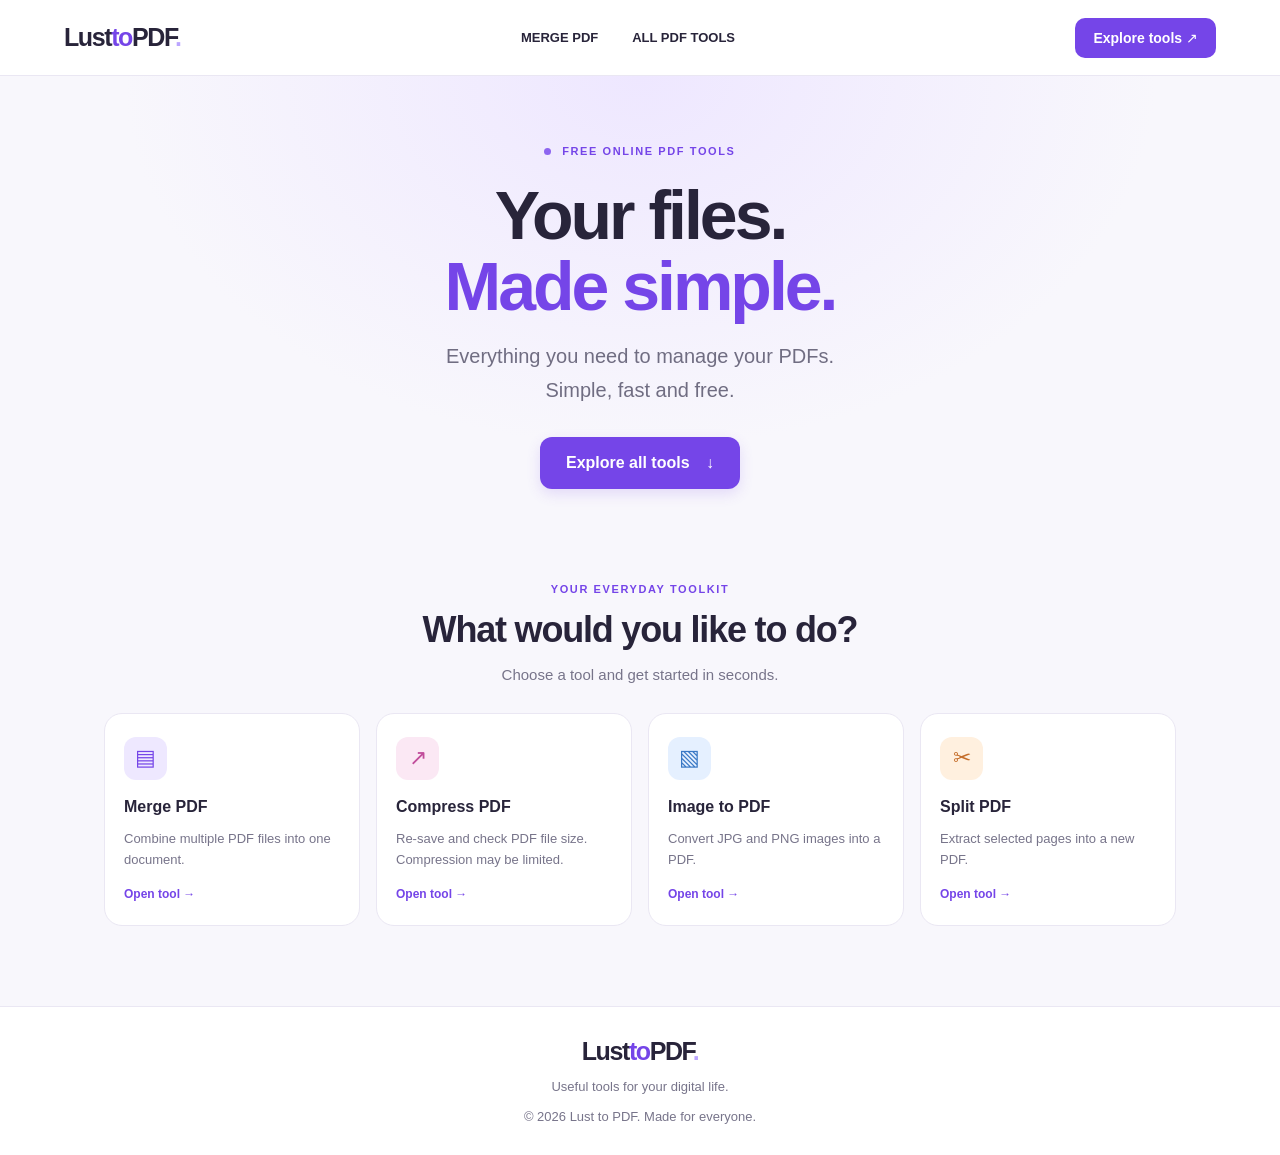
<file: index.html>
<!DOCTYPE html>
<html lang="en">
<head>
  <meta charset="UTF-8">
  <meta name="viewport" content="width=device-width, initial-scale=1">
  <meta name="description" content="Free online PDF tools: merge PDFs, split pages, convert images to PDF and optimize PDF files.">
  <meta name="theme-color" content="#7545e8">
  <title>Lust to PDF — Free Online PDF Tools</title>
  <link rel="stylesheet" href="style.css">
</head>
<body>
<header class="navbar">
  <a class="logo" href="index.html">Lust<span>to</span>PDF<span class="logo-dot">.</span></a>
  <nav class="nav-links"><a href="merge-pdf.html">Merge PDF</a><a href="#tools">All PDF Tools</a></nav>
  <a class="nav-cta" href="#tools">Explore tools ↗</a>
</header>
<main>
  <section class="hero">
    <span class="eyebrow"><span class="dot"></span> FREE ONLINE PDF TOOLS</span>
    <h1>Your files.<br><span>Made simple.</span></h1>
    <p>Everything you need to manage your PDFs.<br>Simple, fast and free.</p>
    <a class="primary-btn hero-btn" href="#tools">Explore all tools <span>↓</span></a>
  </section>
  <section class="tools-section" id="tools">
    <div class="section-heading">
      <span class="eyebrow">YOUR EVERYDAY TOOLKIT</span>
      <h2>What would you like to do?</h2>
      <p>Choose a tool and get started in seconds.</p>
    </div>
    <div class="tool-grid">
      <a class="tool-card" href="merge-pdf.html"><span class="tool-icon purple">▤</span><h3>Merge PDF</h3><p>Combine multiple PDF files into one document.</p><span class="tool-link">Open tool →</span></a>
      <a class="tool-card" href="compress-pdf.html"><span class="tool-icon pink">↗</span><h3>Compress PDF</h3><p>Re-save and check PDF file size. Compression may be limited.</p><span class="tool-link">Open tool →</span></a>
      <a class="tool-card" href="image-to-pdf.html"><span class="tool-icon blue">▧</span><h3>Image to PDF</h3><p>Convert JPG and PNG images into a PDF.</p><span class="tool-link">Open tool →</span></a>
      <a class="tool-card" href="split-pdf.html"><span class="tool-icon orange">✂</span><h3>Split PDF</h3><p>Extract selected pages into a new PDF.</p><span class="tool-link">Open tool →</span></a>
    </div>
  </section>
</main>
<footer><a class="logo" href="index.html">Lust<span>to</span>PDF<span class="logo-dot">.</span></a><p>Useful tools for your digital life.</p><small>© 2026 Lust to PDF. Made for everyone.</small></footer>
</body>
</html>
</file>
<file: style.css>
:root{font-family:Inter,Arial,sans-serif;color:#28243a;background:#f8f7fc;font-synthesis:none;--purple:#7545e8;--purple-dark:#6033cc;--muted:#77748a;--border:#eae7f3}
*{box-sizing:border-box}html{scroll-behavior:smooth}body{margin:0}a{color:inherit;text-decoration:none}
.navbar{min-height:76px;padding:14px 5%;display:flex;align-items:center;justify-content:space-between;gap:24px;background:#fff;border-bottom:1px solid var(--border)}
.logo{font-size:25px;font-weight:900;letter-spacing:-1.4px;white-space:nowrap}.logo>span:first-child{color:var(--purple)}.logo-dot{color:#bba5ff}
.nav-links{display:flex;gap:34px;align-items:center}.nav-links a{font-size:13px;font-weight:750;text-transform:uppercase}.nav-links a:hover{color:var(--purple)}
.nav-cta{background:var(--purple);color:#fff;border-radius:10px;padding:12px 18px;font-weight:750;font-size:14px}.nav-cta:hover,.primary-btn:hover{background:var(--purple-dark)}
.hero{text-align:center;padding:65px 18px 48px;background:radial-gradient(ellipse at 50% 0%,#eee7ff 0%,#f8f7fc 57%)}
.eyebrow{color:var(--purple);font-size:11px;font-weight:850;letter-spacing:1.6px}.dot{display:inline-block;height:7px;width:7px;margin-right:6px;background:#8d65f0;border-radius:50%}
.hero h1{font-size:clamp(42px,6vw,68px);letter-spacing:-3px;line-height:1.05;margin:21px 0 16px}.hero h1 span{color:var(--purple)}
.hero>p{color:#706d82;font-size:clamp(16px,2vw,20px);line-height:1.7;margin:0 auto 30px}
.primary-btn{display:inline-block;border:0;border-radius:12px;background:var(--purple);color:#fff;padding:17px 26px;font-size:16px;font-weight:800;cursor:pointer;box-shadow:0 5px 14px #7545e829}.primary-btn span{margin-left:12px}.hero-btn{margin-top:0}
.tools-section{max-width:1120px;margin:0 auto;padding:42px 24px 80px}.section-heading{text-align:center;margin-bottom:30px}.section-heading h2{font-size:clamp(26px,4vw,36px);letter-spacing:-1.2px;margin:12px 0}.section-heading p{color:var(--muted);font-size:15px}
.tool-grid{display:grid;grid-template-columns:repeat(4,minmax(0,1fr));gap:16px}.tool-card{display:block;padding:23px 19px;background:#fff;border:1px solid var(--border);border-radius:18px;transition:transform .2s,box-shadow .2s;min-width:0}.tool-card:hover{transform:translateY(-3px);box-shadow:0 12px 30px #36215c0e}
.tool-icon{display:grid;place-items:center;width:43px;height:43px;border-radius:12px;font-size:22px;font-weight:800}.purple{color:#7545e8;background:#eee8ff}.pink{color:#c14d9b;background:#fbe8f4}.blue{color:#3978c5;background:#e5f0ff}.orange{color:#c56d29;background:#fff0df}
.tool-card h3{font-size:16px;margin:18px 0 7px}.tool-card p{color:var(--muted);font-size:13px;line-height:1.6;min-height:42px}.tool-link{color:var(--purple);font-size:12px;font-weight:800}
.workspace{width:min(100% - 32px,700px);margin:28px auto 60px;background:#fff;border:1px solid #e8e2f7;border-radius:20px;padding:clamp(20px,5vw,36px);box-shadow:0 18px 60px #51309a0e}.workspace h2{font-size:22px;margin:0 0 9px}.workspace p{color:var(--muted);font-size:14px;line-height:1.6}.workspace .primary-btn{margin-top:14px}
#fileList{margin-top:20px}.file-row{display:flex;align-items:center;gap:12px;padding:13px;border:1px solid var(--border);border-radius:12px;margin-top:9px;text-align:left;min-width:0}
.pdf-icon{background:#eee8ff;color:var(--purple);border-radius:9px;padding:10px;font-size:12px;font-weight:850}.file-info{flex:1;min-width:0}.file-name{display:block;overflow:hidden;text-overflow:ellipsis;white-space:nowrap;font-size:14px;font-weight:700}.file-size{font-size:12px!important;margin:5px 0 0}
.file-actions{display:flex;gap:5px}.file-actions button{width:32px;height:32px;border:1px solid var(--border);background:#fff;border-radius:8px;cursor:pointer}.file-actions button:hover{background:#f0ebff}.file-actions button:disabled{opacity:.4;cursor:not-allowed}
.format-label{display:block;text-align:left;margin:20px 0 8px;font-weight:700;font-size:14px}#pageRange{width:100%;padding:14px;border:1px solid var(--border);border-radius:10px;font:inherit}
#status{overflow-wrap:anywhere;min-height:1.4em}.workspace button:disabled{opacity:.55;cursor:not-allowed}
footer{text-align:center;background:#fff;border-top:1px solid var(--border);padding:30px 16px}footer p,footer small{color:var(--muted);font-size:13px}
@media(max-width:850px){.tool-grid{grid-template-columns:repeat(2,minmax(0,1fr))}}@media(max-width:600px){.navbar{padding:16px 20px;flex-wrap:wrap}.nav-links{order:3;width:100%;justify-content:center;gap:22px}.nav-links a{font-size:11px}.nav-cta{padding:10px 12px}.hero{padding-top:48px}.hero h1{letter-spacing:-2px}.tool-grid{grid-template-columns:1fr}.tool-card p{min-height:0}.file-row{gap:7px;padding:9px}.file-actions{gap:3px}.file-actions button{width:28px;height:28px}}
</file>
